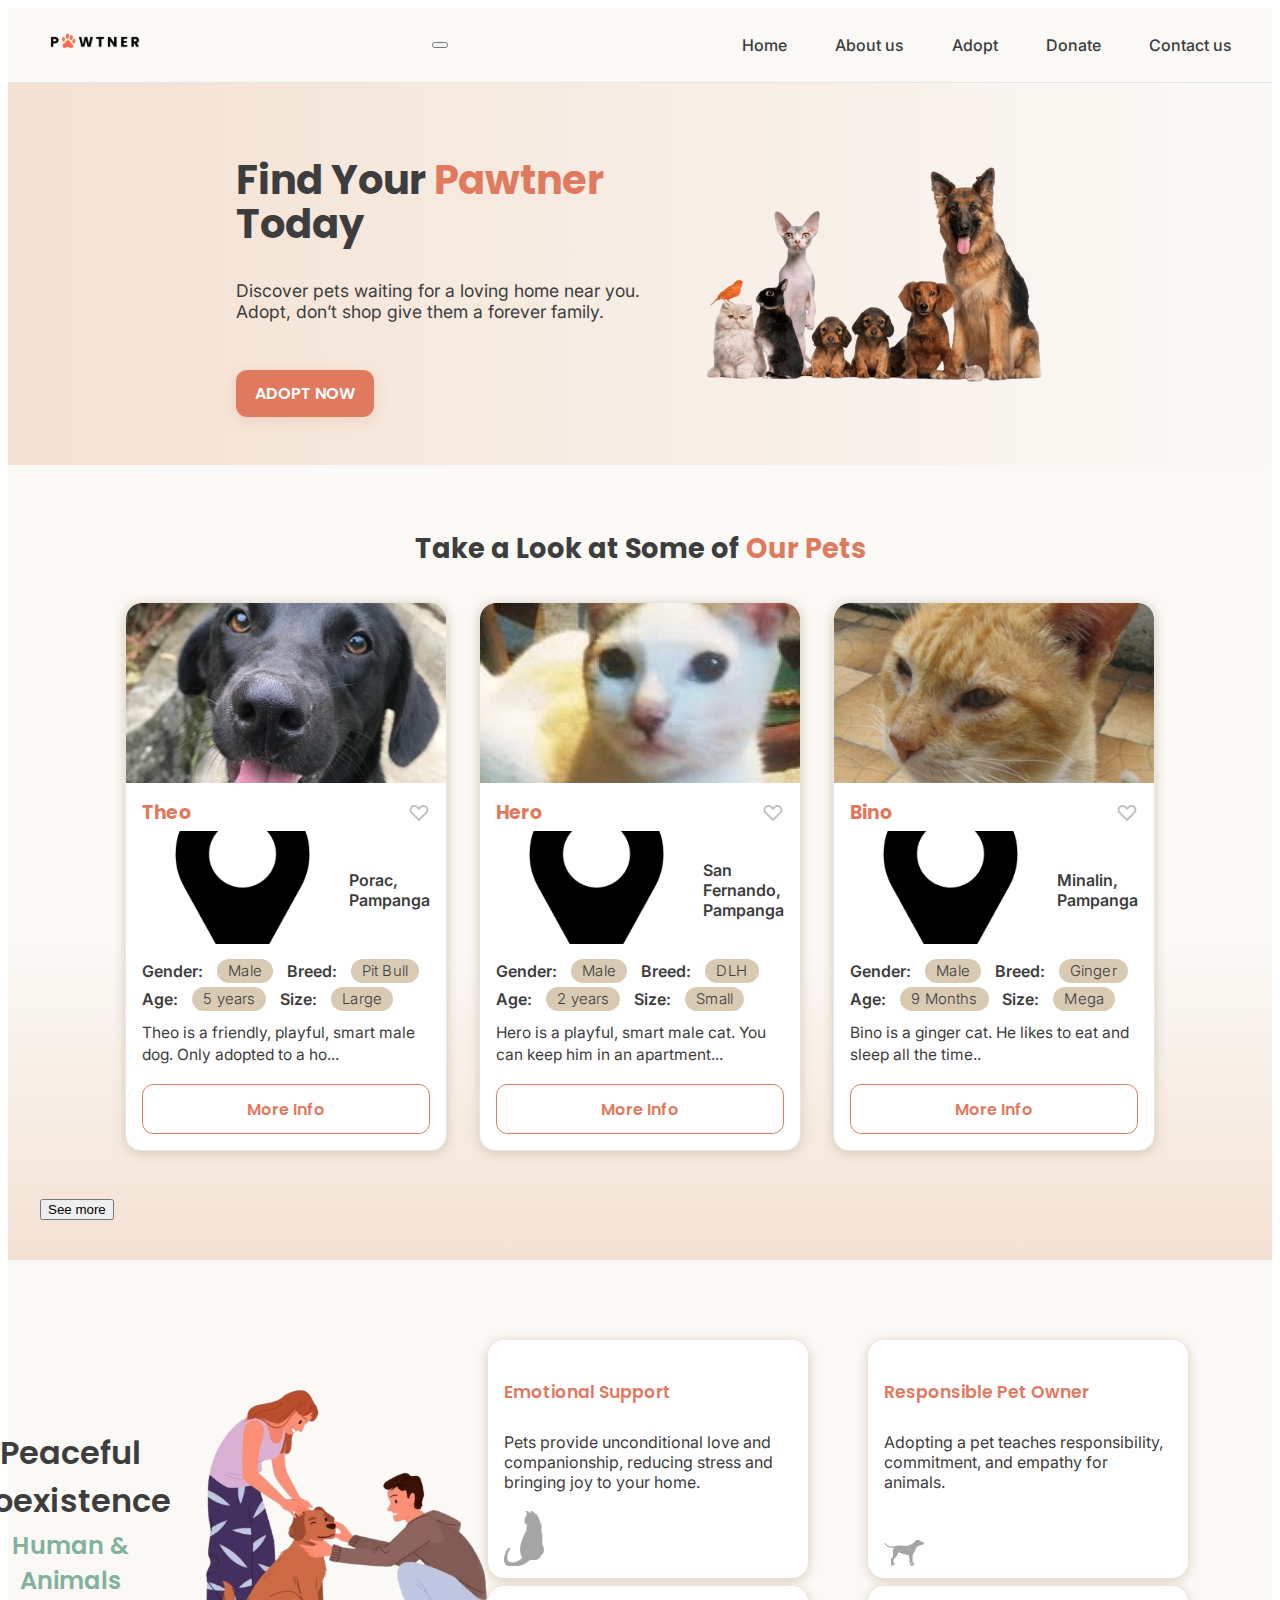
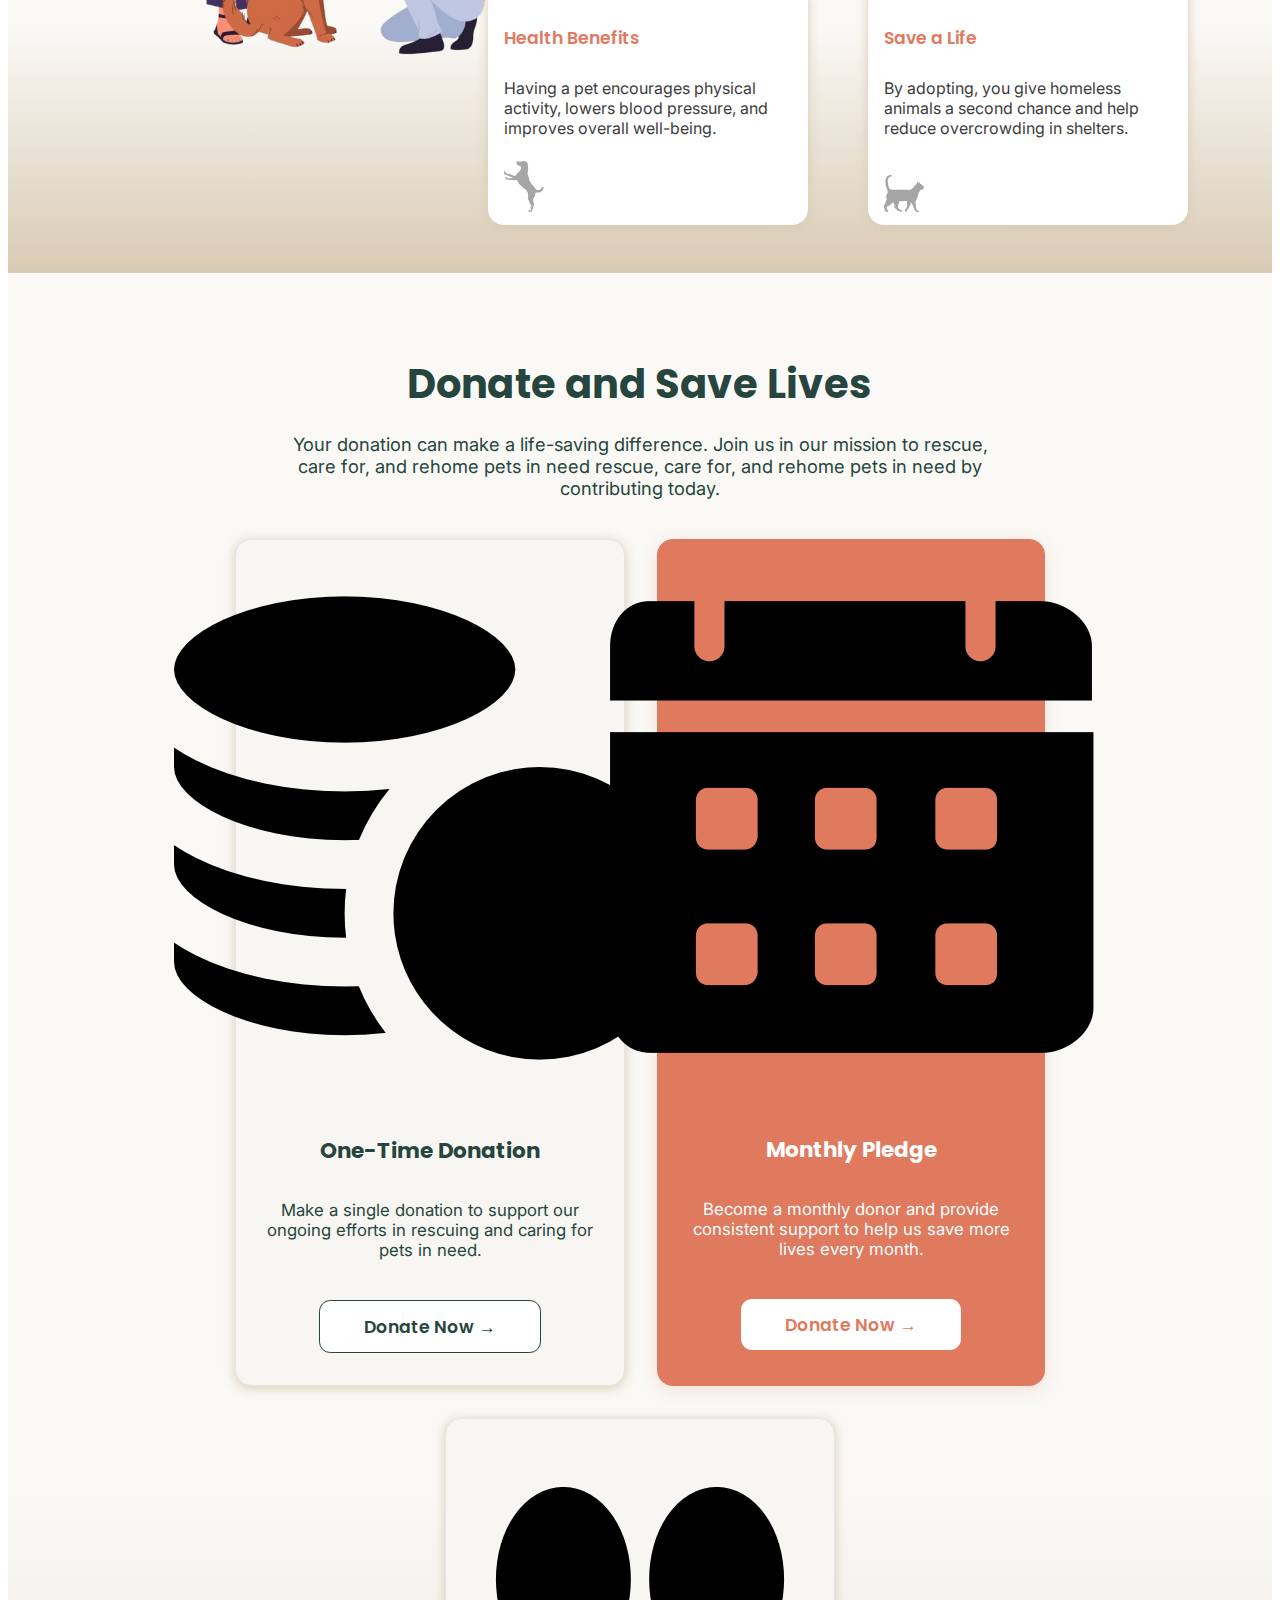
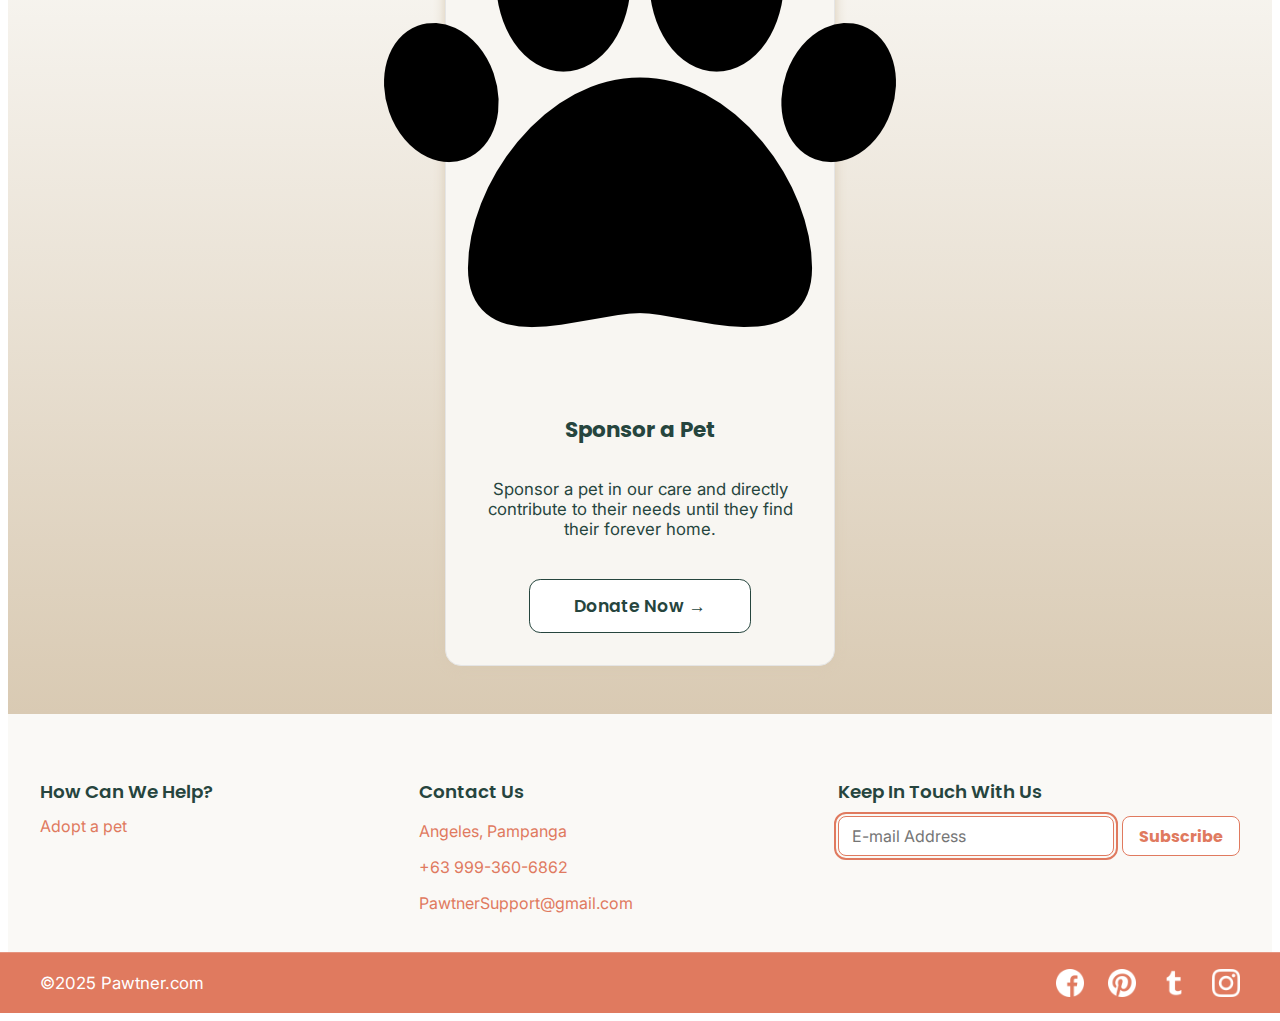
<file: index.html>
<!DOCTYPE html>
<html lang="en">
<head>
  <meta charset="UTF-8">
  <meta name="viewport" content="width=device-width,initial-scale=1.0">
  <title>Pawtner</title>
  <link rel="stylesheet" href="css/styles.css">
</head>
<body>
  <header>
    <nav class="navbar">
      <div class="navbar-logo">
        <img src="img/pawtner_logo.png" alt="Pawtner Logo" />
      </div>
      <button class="navbar-toggle" aria-label="Open menu">
        <span class="bar"></span>
        <span class="bar"></span>
        <span class="bar"></span>
      </button>
      <ul class="navbar-links">
        <li><a href="index.html">Home</a></li>
        <li><a href="about.html">About us</a></li>
        <li><a href="adopt.html">Adopt</a></li>
        <li><a href="donate.html">Donate</a></li>
        <li><a href="contact.html">Contact us</a></li>
      </ul>
    </nav>
  </header>

  <section class="hero">
    <div class="hero-content">
      <h1>
        Find Your <span class="accent">Pawtner</span><br>Today
      </h1>
      <p>
        Discover pets waiting for a loving home near you. Adopt, don’t shop give them a forever family.
      </p>
      <a href="adopt.html" class="btn-accent">ADOPT NOW</a>
    </div>
    <div class="hero-image">
      <img src="img/pets.png" alt="Group of pets">
    </div>
  </section>

  <section class="pets">
    <h2>Take a Look at Some of <span class="accent">Our Pets</span></h2>
    <div class="pet-cards">
      <!-- Example Pet Card -->
      <div class="pet-card">
        <img src="img/Theo.jpg" alt="Theo">
        <div class="pet-info">
          <div class="pet-info-header">
            <h3>Theo</h3>
            <span class="favorite-icon">&#9825;</span>
          </div>
          <div class="location">
            <span class="location-icon">
              <img src="img/icons/pin.png" alt="Location"/>
            </span>
            <span class="location-text">Porac, Pampanga</span>
          </div>
          <div class="pet-info-rows">
            <div class="pet-info-row">
              <span class="pet-info-label">Gender:</span>
              <span class="pet-info-tag">Male</span>
              <span class="pet-info-label">Breed:</span>
              <span class="pet-info-tag">Pit Bull</span>
            </div>
            <div class="pet-info-row">
              <span class="pet-info-label">Age:</span>
              <span class="pet-info-tag">5 years</span>
              <span class="pet-info-label">Size:</span>
              <span class="pet-info-tag">Large</span>
            </div>
          </div>
          <p class="desc">Theo is a friendly, playful, smart male dog. Only adopted to a ho...</p>
          <a href="profile.html" class="btn-info">More Info</a>
        </div>
      </div>

      <div class="pet-card">
        <img src="img/Hero.jpg" alt="Hero">
        <div class="pet-info">
          <div class="pet-info-header">
            <h3>Hero</h3>
            <span class="favorite-icon">&#9825;</span>
          </div>
          <div class="location">
            <span class="location-icon">
              <img src="img/icons/pin.png" alt="Location"/>
            </span>
            <span class="location-text">San Fernando, Pampanga</span>
          </div>
          <div class="pet-info-rows">
            <div class="pet-info-row">
              <span class="pet-info-label">Gender:</span>
              <span class="pet-info-tag">Male</span>
              <span class="pet-info-label">Breed:</span>
              <span class="pet-info-tag">DLH</span>
            </div>
            <div class="pet-info-row">
              <span class="pet-info-label">Age:</span>
              <span class="pet-info-tag">2 years</span>
              <span class="pet-info-label">Size:</span>
              <span class="pet-info-tag">Small</span>
            </div>
          </div>
          <p class="desc">Hero is a playful, smart male cat. You can keep him in an apartment...</p>
          <a href="profile.html" class="btn-info">More Info</a>
        </div>
      </div>

      <div class="pet-card">
        <img src="img/Bino.jpg" alt="Bino">
        <div class="pet-info">
          <div class="pet-info-header">
            <h3>Bino</h3>
            <span class="favorite-icon">&#9825;</span>
          </div>
          <div class="location">
            <span class="location-icon">
              <img src="img/icons/pin.png" alt="Location"/>
            </span>
            <span class="location-text">Minalin, Pampanga</span>
          </div>
          <div class="pet-info-rows">
            <div class="pet-info-row">
              <span class="pet-info-label">Gender:</span>
              <span class="pet-info-tag">Male</span>
              <span class="pet-info-label">Breed:</span>
              <span class="pet-info-tag">Ginger</span>
            </div>
            <div class="pet-info-row">
              <span class="pet-info-label">Age:</span>
              <span class="pet-info-tag">9 Months</span>
              <span class="pet-info-label">Size:</span>
              <span class="pet-info-tag">Mega</span>
            </div>
          </div>
          <p class="desc">Bino is a ginger cat. He likes to eat and sleep all the time..</p>
          <a href="profile.html" class="btn-info">More Info</a>
        </div>
      </div>
    </div>
    <button class="see-more">See more</button>
  </section>

  <section class="coexistence">
    <div class="coexistence-content">
      <div class="coexistence-img-wrap">
        <div class="coexistence-heading-overlay">
          <h2>
            Peaceful Coexistence<br>
            <span class="coexistence-accent">Human & Animals</span>
          </h2>
        </div>
        <img src="img/pet-adopt.png" alt="Human and Pet" class="coexistence-img">
      </div>
      <div class="coexistence-cards">
        <div class="co-card">
          <h4 class="co-card-title">Emotional Support</h4>
          <p>Pets provide unconditional love and companionship, reducing stress and bringing joy to your home.</p>
          <img src="img/icons/cat-icon.png" alt="" class="co-card-icon">
        </div>
        <div class="co-card">
          <h4 class="co-card-title">Responsible Pet Owner</h4>
          <p>Adopting a pet teaches responsibility, commitment, and empathy for animals.</p>
          <img src="img/icons/dog2-icon.png" alt="" class="co-card-icon">
        </div>
        <div class="co-card">
          <h4 class="co-card-title">Health Benefits</h4>
          <p>Having a pet encourages physical activity, lowers blood pressure, and improves overall well-being.</p>
          <img src="img/icons/dog-icon.png" alt="" class="co-card-icon">
        </div>
        <div class="co-card">
          <h4 class="co-card-title">Save a Life</h4>
          <p>By adopting, you give homeless animals a second chance and help reduce overcrowding in shelters.</p>
          <img src="img/icons/cat2-icon.png" alt="" class="co-card-icon">
        </div>
      </div>
    </div>
  </section>

  <section class="donate">
    <h2>Donate and Save Lives</h2>
    <p>Your donation can make a life-saving difference. Join us in our mission to rescue, care for, and rehome pets in need rescue, care for, and rehome pets in need by contributing today.</p>
    <div class="donate-options">
      <div class="donate-card">
        <span class="donate-icon">
          <img src="img/icons/profit.png" alt="Donate Money">
        </span>
        <h3>One-Time Donation</h3>
        <p>Make a single donation to support our ongoing efforts in rescuing and caring for pets in need.</p>
        <a href="donate.html" class="btn-info">Donate Now <span aria-hidden="true">→</span></a>
      </div>
      <div class="donate-card highlight">
        <span class="donate-icon">
          <img src="img/icons/calendar.png" alt="Donate Money">
        </span>
        <h3>Monthly Pledge</h3>
        <p>Become a monthly donor and provide consistent support to help us save more lives every month.</p>
        <a href="donate.html" class="btn-accent">Donate Now <span aria-hidden="true">→</span></a>
      </div>
      <div class="donate-card">
        <span class="donate-icon">
          <img src="img/icons/paw.png" alt="Donate Money">
        </span>
        <h3>Sponsor a Pet</h3>
        <p>Sponsor a pet in our care and directly contribute to their needs until they find their forever home.</p>
        <a href="donate.html" class="btn-info">Donate Now <span aria-hidden="true">→</span></a>
      </div>
    </div>
  </section>

  <footer>
    <div class="footer-content">
      <div>
        <h4>How Can We Help?</h4>
        <a href="application.html">Adopt a pet</a>
      </div>
      <div>
        <h4>Contact Us</h4>
        <p>
          <a href="https://maps.google.com/?q=Angeles,Pampanga" target="_blank" rel="noopener">Angeles, Pampanga</a>
        </p>
        <p>
          <a href="tel:+639993606862">+63 999-360-6862</a>
        </p>
        <p>
          <a href="mailto:PawtnerSupport@gmail.com">PawtnerSupport@gmail.com</a>
        </p>
      </div>
      <div>
        <h4>Keep In Touch With Us</h4>
        <form>
          <input type="email" placeholder="E-mail Address">
          <button type="submit">Subscribe</button>
        </form>
      </div>
    </div>
    <div class="footer-bottom">
      <span>©2025 Pawtner.com</span>
      <div class="social-icons">
        <a href="#"><img src="img/icons/facebook.png" alt="Facebook"></a>
        <a href="#"><img src="img/icons/pinterest-logo.png" alt="Pinterest"></a>
        <a href="#"><img src="img/icons/tumblr.png" alt="Tumblr"></a>
        <a href="#"><img src="img/icons/instagram.png" alt="Instagram"></a>
      </div>
    </div>
  </footer>
  <script src="js/main.js"></script>
</body>
</html>
</file>
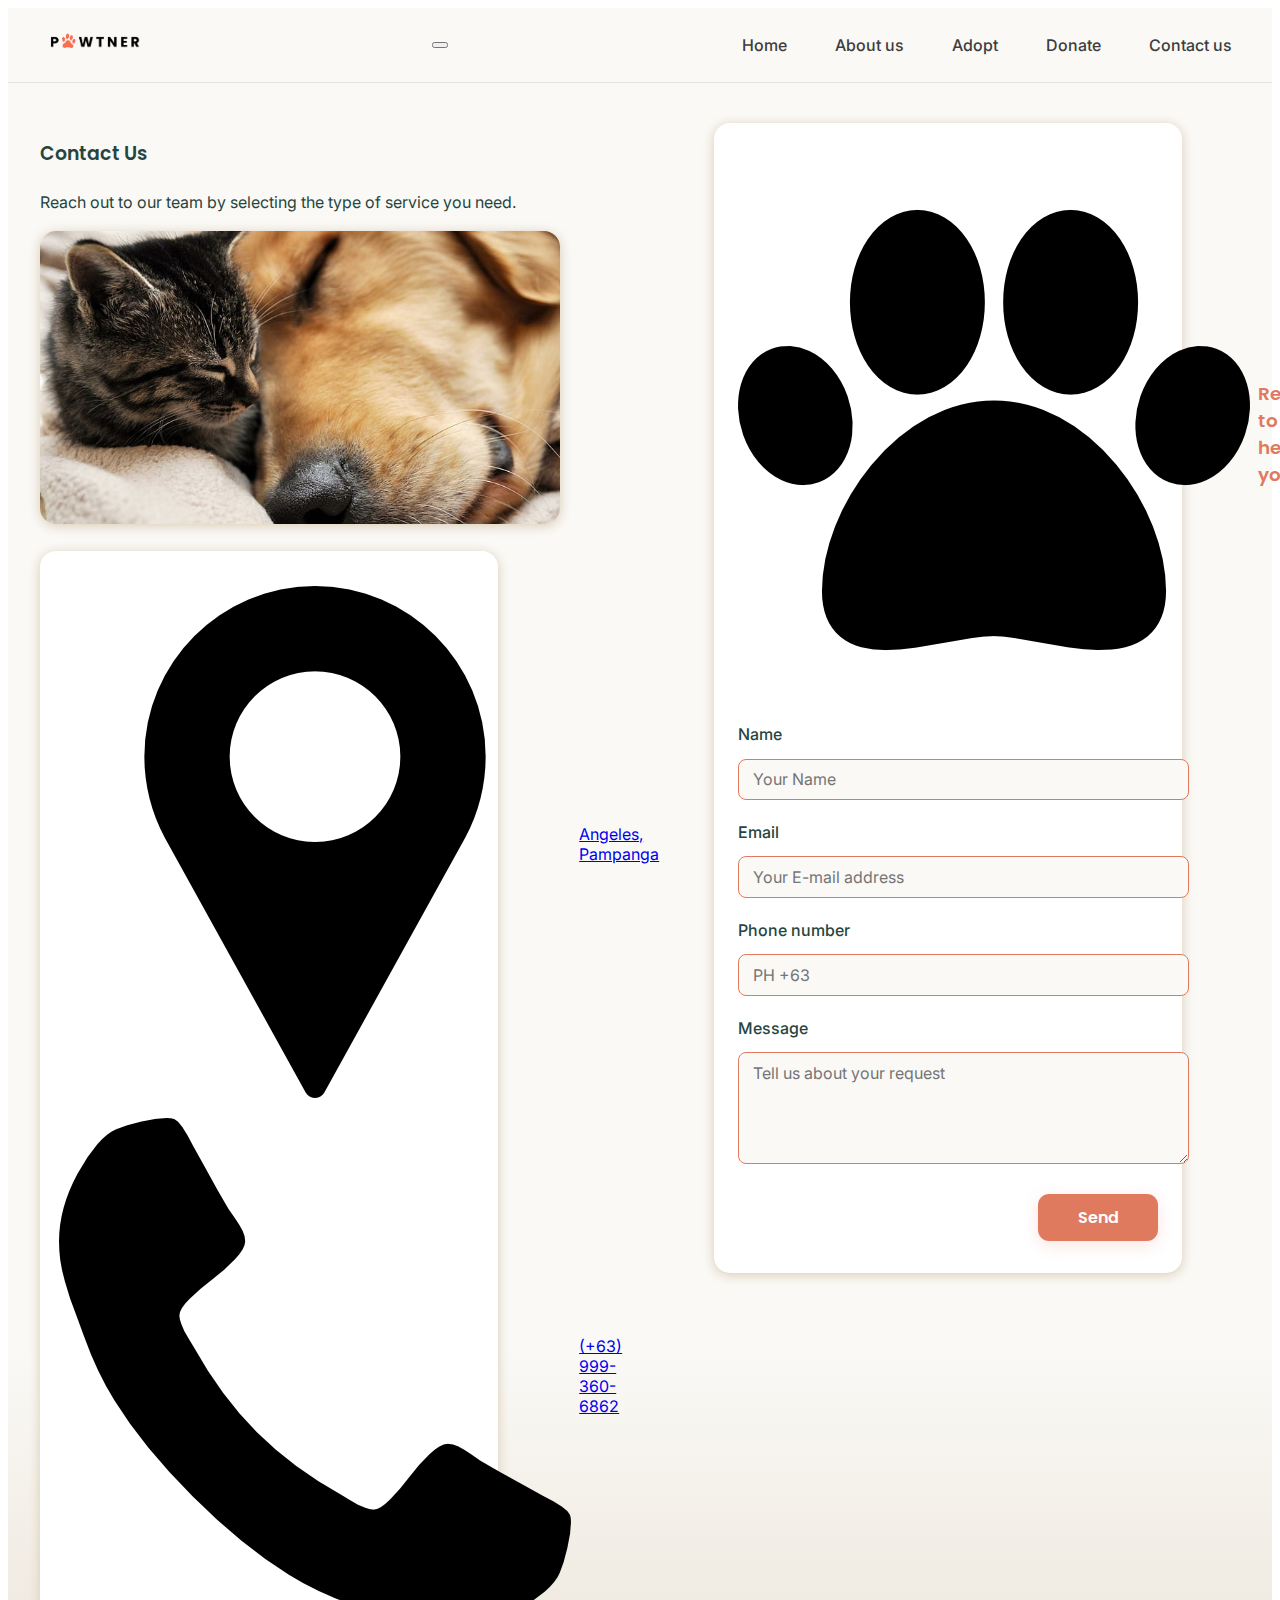
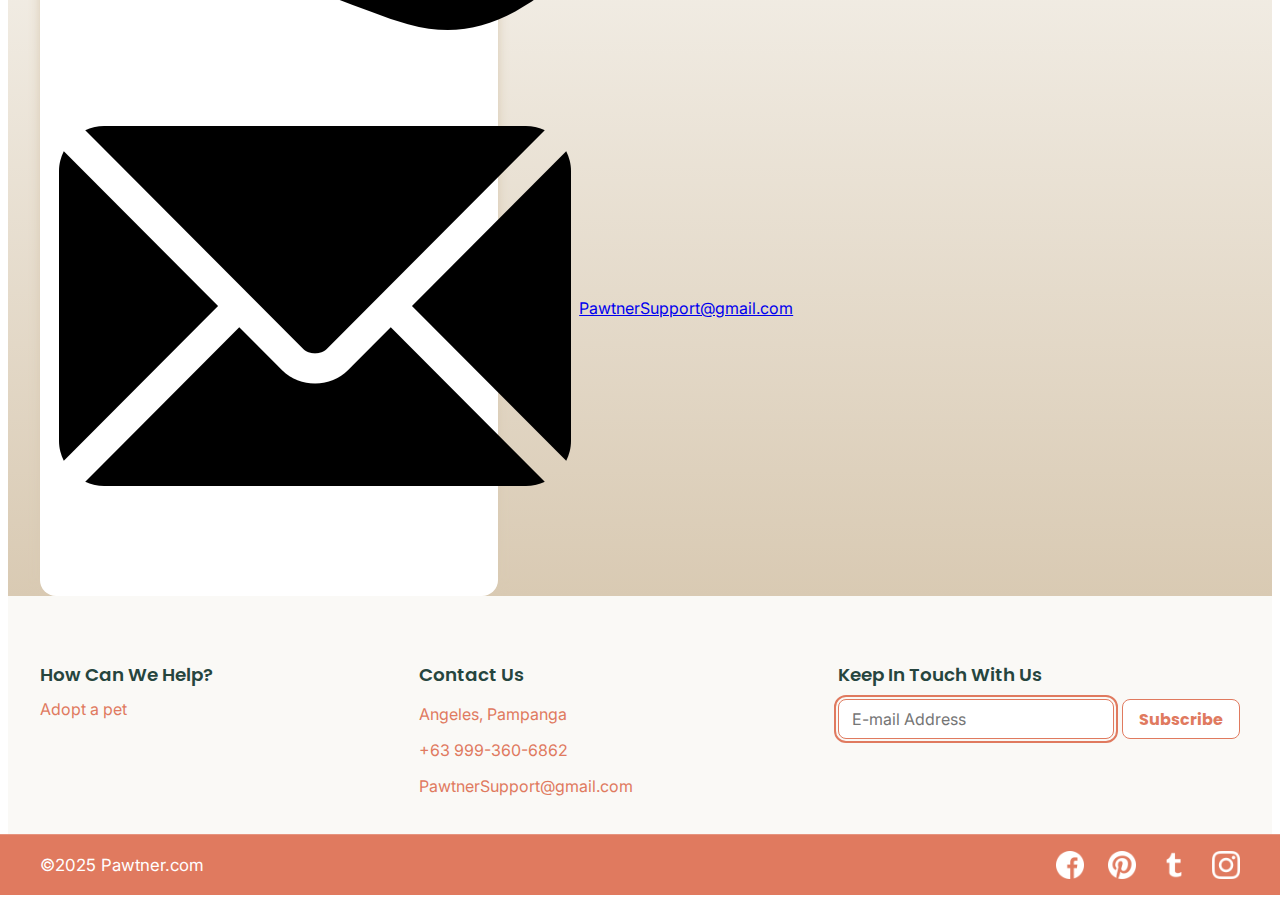
<file: contact.html>
<!DOCTYPE html>
<html lang="en">
<head>
  <meta charset="UTF-8" />
  <meta name="viewport" content="width=device-width,initial-scale=1.0" />
  <title>Contact | Pawtner</title>
  <link rel="stylesheet" href="css/styles.css" />
</head>
<body>
  <!-- Navbar -->
  <header>
        <nav class="navbar">
          <div class="navbar-logo">
            <img src="img/pawtner_logo.png" alt="Pawtner Logo" />
          </div>
          <button class="navbar-toggle" aria-label="Open menu">
            <span class="bar"></span>
            <span class="bar"></span>
            <span class="bar"></span>
          </button>
          <ul class="navbar-links">
            <li><a href="index.html">Home</a></li>
            <li><a href="about.html">About us</a></li>
            <li><a href="adopt.html">Adopt</a></li>
            <li><a href="donate.html">Donate</a></li>
            <li><a href="contact.html">Contact us</a></li>
          </ul>
        </nav>
  </header>

  <main class="contact-main">
    <section class="contact-section">
      <!-- Left side: image and contact info -->
      <div class="contact-info">
        <h2 class="contact-title">Contact Us</h2>
        <p class="contact-desc">
          Reach out to our team by selecting the type of service you need.
        </p>
        <img src="img/cat-dog.jpg" alt="Dog and Cat" class="contact-img" />
        <div class="contact-card">
          <p><span class="contact-icon"><img src="img/icons/pin.png" alt="location"/></span> <a href="https://maps.google.com/?q=Angeles,Pampanga" target="_blank" rel="noopener">Angeles, Pampanga</a></p>
          <p><span class="contact-icon"><img src="img/icons/telephone.png" alt="number"/></span> <a href="tel:+639993606862">(+63) 999-360-6862</a></p>
          <p><span class="contact-icon"><img src="img/icons/email.png" alt="email"/></span> <a href="mailto:PawtnerSupport@gmail.com">PawtnerSupport@gmail.com</a></p>
        </div>
      </div>
      <!-- Right side: contact form -->
      <div class="contact-form-wrap">
        <form class="contact-form">
          <h3 class="contact-form-title">
            <span class="contact-form-icon"><img src="img/icons/paw.png"/></span> Ready to help you
          </h3>
          <label for="name">Name</label>
          <input type="text" id="name" name="name" placeholder="Your Name" />
          <label for="email">Email</label>
          <input type="email" id="email" name="email" placeholder="Your E-mail address" />
            <label for="phone">Phone number</label>
            <input type="text" id="phone" name="phone" placeholder="PH +63" />
            <!-- Add more country codes as needed -->
          </select>
          <label for="message">Message</label>
          <textarea id="message" name="message" rows="4" placeholder="Tell us about your request"></textarea>
          <button type="submit" class="btn-accent">Send</button>
        </form>
      </div>
    </section>
  </main>

  <!-- Footer -->
  <footer>
    <div class="footer-content">
      <div>
        <h4>How Can We Help?</h4>
        <a href="#">Adopt a pet</a>
      </div>
      <div>
        <h4>Contact Us</h4>
        <p><a href="https://maps.google.com/?q=Angeles,Pampanga" target="_blank" rel="noopener">Angeles, Pampanga</a></p>
        <p><a href="tel:+639993606862">+63 999-360-6862</a></p>
        <p><a href="mailto:PawtnerSupport@gmail.com">PawtnerSupport@gmail.com</a></p>
      </div>
      <div>
        <h4>Keep In Touch With Us</h4>
        <form>
          <input type="email" placeholder="E-mail Address">
          <button type="submit">Subscribe</button>
        </form>
      </div>
    </div>
    <div class="footer-bottom">
      <span>©2025 Pawtner.com</span>
      <div class="social-icons">
        <a href="#"><img src="img/icons/facebook.png" alt="Facebook"></a>
        <a href="#"><img src="img/icons/pinterest-logo.png" alt="Pinterest"></a>
        <a href="#"><img src="img/icons/tumblr.png" alt="Tumblr"></a>
        <a href="#"><img src="img/icons/instagram.png" alt="Instagram"></a>
      </div>
    </div>
  </footer>
  <script src="js/main.js"></script>

</body>
</html>
</file>
<file: css/styles.css>
@import url('https://fonts.googleapis.com/css2?family=Inter:wght@400;500;700&family=Poppins:wght@600;700&display=swap');


/* Hero Section Styles */
.hero {
  display: flex;
  align-items: center;
  justify-content: center;
  gap: 3rem;
  padding: 3rem 2rem;
  background: linear-gradient(90deg, #F4E1D2 0%, #FAF9F6 100%);
}

.hero-content {
  max-width: 420px;
  display: flex;
  flex-direction: column;
  align-items: flex-start;
  text-align: left;
}

.hero h1 {
  font-family: 'Poppins', Arial, sans-serif;
  font-size: 2.5rem;
  color: #3D3D3D;
  margin-bottom: 1rem;
  line-height: 1.1;
}

.hero .accent {
  color: #E07A5F;
  font-weight: 700;
}

.hero p {
  font-family: 'Inter', Arial, sans-serif;
  color: #3D3D3D;
  font-size: 1.1rem;
  margin-bottom: 2rem;
}

.btn-accent {
  background: #E07A5F;
  color: #fff;
  padding: 0.8rem 2rem;
  border-radius: 2rem;
  text-decoration: none;
  font-weight: 600;
  font-family: 'Poppins', Arial, sans-serif;
  font-size: 1rem;
  border: none;
  box-shadow: 0 4px 16px #E07A5F33;
  transition: background 0.2s;
  display: inline-block;
  cursor: pointer;
}

.btn-accent:hover {
  background: #D3684E;
}

.hero-image {
  display: flex;
  align-items: center;
  justify-content: center;
}

.hero-image img {
  max-width: 340px;
  width: 100%;
  height: auto;
}

.navbar {
  display: flex;
  align-items: center;
  justify-content: space-between;
  padding: 1.2rem 2rem;
  background: #FAF9F6;
  border-bottom: 1px solid #E5E5E5;
}

.navbar-logo img {
  height: 32px;
}

.navbar-links {
  list-style: none;
  display: flex;
  gap: 2rem;
  margin: 0;
  padding: 0;
}

.navbar-links li {
  display: inline-block;
}

.navbar-links a {
  font-family: 'Inter', Arial, sans-serif;
  font-size: 1rem;
  color: #3D3D3D;
  text-decoration: none;
  font-weight: 500;
  transition: color 0.2s;
  padding: 0.2rem 0.5rem;
  border-radius: 0.5rem;
}

/* --- Pets Section Styles --- */
.pets {
  background: linear-gradient(180deg, #FAF9F6 60%, #F4E1D2 100%);
  padding: 2.5rem 2rem;
  text-align: center;
}

.pets h2 {
  font-family: 'Poppins', Arial, sans-serif;
  font-size: 1.7rem;
  color: #3D3D3D;
  margin-bottom: 2rem;
}

.pets .accent {
  color: #E07A5F;
}

.pet-cards {
  display: flex;
  gap: 2rem;
  justify-content: center;
  flex-wrap: wrap;
  margin-bottom: 2rem;
}

.pet-card {
  background: #fff;
  border-radius: 1rem;
  box-shadow: 0 2px 12px #D9CAB3;
  width: min(100%, 320px);
  overflow: hidden;
  text-align: left;
  display: flex;
  flex-direction: column;
  border: 1px solid #E5E5E5;
  transition: box-shadow 0.2s;
  margin-bottom: 1rem;
  min-width: 260px;
  position: relative;
}

.pet-card img {
  width: 100%;
  aspect-ratio: 16/9;
  object-fit: cover;
  border-top-left-radius: 1rem;
  border-top-right-radius: 1rem;
}

.pet-info {
  padding: 1.1rem 1rem 1rem 1rem;
  font-family: 'Inter', Arial, sans-serif;
  color: #3D3D3D;
  font-size: 0.95rem;
  position: relative;
  box-sizing: border-box;
  width: 100%;
}

.pet-info-header {
  display: flex;
  align-items: center;
  justify-content: space-between;
  margin-bottom: 0.3rem;
}

.pet-info h3 {
  font-family: 'Poppins', Arial, sans-serif;
  color: #E07A5F;
  font-size: 1.18rem;
  font-weight: 700;
  margin: 0;
  padding: 0;
  line-height: 1.2;
  letter-spacing: 0.01em;
}

.pet-info .favorite-icon {
  font-size: 1.35rem;
  color: #BDBDBD;
  margin-left: 0.5rem;
  cursor: pointer;
}

.location {
  display: flex;
  align-items: center;
  font-weight: 600;
  margin-bottom: 0.7rem;
  font-size: 1rem;
}

.location-icon {
  color: #81B29A;
  margin-right: 0.4rem;
  font-size: 1.1rem;
}

.location-text {
  color: #3D3D3D;
  font-family: 'Inter', Arial, sans-serif;
  font-weight: 600;
}

.pet-info-rows {
  display: flex;
  flex-direction: column;
  gap: 0.25rem;
  margin-bottom: 0.7rem;
}

.pet-info-row {
  display: flex;
  align-items: center;
  justify-content: flex-start;
  gap: 0.7rem; /* wider gap for two columns */
  margin-bottom: 0;
  flex-wrap: nowrap;
}

.pet-info-label {
  font-size: 1rem;
  font-weight: 600;
  flex-shrink: 0;
  margin-right: 0.18rem;
}

.pet-info-tag {
  background: #D9CAB3;
  color: #3D3D3D;
  border-radius: 0.8rem;
  padding: 0.18rem 0.7rem;
  font-size: 0.93rem;
  font-weight: 300;
  display: inline-block;
  min-width: 54px;
  text-align: center;
  letter-spacing: 0.01em;
  box-sizing: border-box;
  white-space: nowrap;
  flex-shrink: 0;
  margin-right: 0.15rem;
}

.pet-info .desc {
  margin: 0.7rem 0 1.1rem 0;
  font-size: 0.97rem;
  line-height: 1.45;
  word-break: break-word;
}

.btn-info {
  background: #fff;
  color: #E07A5F;
  border: 1.5px solid #E07A5F;
  padding: 0.7rem 0;
  border-radius: 0.7rem;
  text-decoration: none;
  font-weight: 600;
  font-family: 'Poppins', Arial, sans-serif;
  font-size: 1.07rem;
  margin-top: 0.5rem;
  display: block;
  text-align: center;
  transition: background 0.2s, color 0.2s, border-color 0.2s;
}

.btn-info:hover {
  background: #E07A5F;
  color: #fff;
  border-color: #D3684E;
}

/* Coexistence Section - Home Styles */

.coexistence {
  background: linear-gradient(180deg, #FAF9F6 60%, #D9CAB3 100%);
  padding: 3rem 2rem 3rem 2rem;
  text-align: center;
}

.coexistence h2 {
  font-family: 'Poppins', Arial, sans-serif;
  font-size: 2rem;
  color: #3D3D3D;
  margin-bottom: 1.2rem;
  font-weight: 600;
}

.coexistence-accent {
  color: #81B29A;
  font-family: 'Poppins', Arial, sans-serif;
  font-size: 1.5rem;
  font-weight: 600;
  display: block;
  margin-top: 0.2rem;
}

.coexistence-content {
  display: flex;
  align-items: flex-start;
  justify-content: center;
  gap: 3rem;
  margin-top: 2rem;
  flex-wrap: nowrap;
}

.coexistence-img-wrap {
  flex: 0 0 400px;
  display: flex;
  justify-content: center;
  align-items: center;
}

.coexistence-img {
  max-width: 340px;
  width: 100%;
  height: auto;
}

.coexistence-cards {
  display: grid;
  grid-template-columns: 1fr 1fr;
  grid-template-rows: 1fr 1fr;
  gap: 0.5rem 0.5rem; /* much smaller gap between cards */
  margin-top: 0;
  justify-items: stretch;
  align-items: stretch;
  flex: 1 1 480px;
}

.co-card {
  background: #fff;
  border-radius: 1rem;
  box-shadow: 0 2px 12px #D9CAB3;
  padding: 1rem 1rem 0.8rem 1rem; /* tighter padding */
  text-align: left;
  min-width: 0;
  max-width: 320px;
  width: 100%;
  height: 100%;
  position: relative;
  display: flex;
  flex-direction: column;
  justify-content: flex-start;
  box-sizing: border-box;
  word-break: break-word;
}

.co-card-title {
  color: #E07A5F;
  font-family: 'Poppins', Arial, sans-serif;
  font-size: 1.08rem;
  font-weight: 600;
  margin-bottom: 0.7rem; /* more space below title */
}

.co-card p {
  font-family: 'Inter', Arial, sans-serif;
  color: #3D3D3D;
  font-size: 1rem;
  margin-bottom: 1.2rem; /* more space above icon */
  flex: 1 1 auto;
  word-break: break-word;
  display: block;
}

.co-card-icon {
  margin-top: 0;
  width: 40px;
  height: auto;
  opacity: 0.7;
  align-self: flex-start;
}

.donate {
  background: linear-gradient(180deg, #FAF9F6 60%, #D9CAB3 100%);
  padding: 3rem 2rem 3rem 2rem;
  text-align: center;
}

.donate h2 {
  font-family: 'Poppins', Arial, sans-serif;
  font-size: 2.5rem;
  color: #26453E;
  font-weight: 700;
  margin-bottom: 1.2rem;
  letter-spacing: 0.01em;
}

.donate p {
  font-family: 'Inter', Arial, sans-serif;
  color: #26453E;
  font-size: 1.15rem;
  margin-bottom: 2.5rem;
  max-width: 700px;
  margin-left: auto;
  margin-right: auto;
}

.donate-options {
  display: flex;
  gap: 2rem;
  justify-content: center;
  flex-wrap: wrap;
  margin-top: 2rem;
}

.donate-card {
  background: #F8F6F2;
  border-radius: 1rem;
  box-shadow: 0 2px 12px #D9CAB3;
  padding: 2rem 1.5rem 2rem 1.5rem;
  min-width: 260px;
  max-width: 340px;
  width: 100%;
  text-align: center;
  border: 1px solid #E5E5E5;
  display: flex;
  flex-direction: column;
  align-items: center;
  justify-content: flex-start;
  transition: box-shadow 0.2s;
}

.donate-card.highlight {
  background: #E07A5F;
  color: #fff;
  box-shadow: 0 4px 16px #E07A5F33;
  border: none;
}

.donate-card h3 {
  font-family: 'Poppins', Arial, sans-serif;
  font-size: 1.35rem;
  font-weight: 700;
  margin-bottom: 1rem;
  color: #26453E;
}

.donate-card.highlight h3 {
  color: #fff;
}

.donate-card p {
  font-family: 'Inter', Arial, sans-serif;
  color: #26453E;
  font-size: 1.05rem;
  margin-bottom: 2rem;
}

.donate-card.highlight p {
  color: #fff;
}

.donate-card .donate-icon {
  font-size: 2.2rem;
  margin-bottom: 1.2rem;
  color: #26453E;
}

.donate-card.highlight .donate-icon {
  color: #fff;
}

.donate-card .btn-info,
.donate-card .btn-accent {
  margin-top: 0.5rem;
  width: 90%;
  max-width: 220px;
  font-size: 1.08rem;
  padding: 0.8rem 0;
  border-radius: 0.7rem;
  box-shadow: none;
}

.donate-card .btn-info {
  background: #fff;
  color: #26453E;
  border: 1.5px solid #26453E;
  font-family: 'Poppins', Arial, sans-serif;
  font-weight: 600;
  transition: background 0.2s, color 0.2s, border-color 0.2s;
}

.donate-card .btn-info:hover {
  background: #26453E;
  color: #fff;
  border-color: #26453E;
}

.donate-card .btn-accent {
  background: #fff;
  color: #E07A5F;
  border: none;
  font-family: 'Poppins', Arial, sans-serif;
  font-weight: 600;
  transition: background 0.2s, color 0.2s;
}

.donate-card .btn-accent:hover {
  background: #D3684E;
  color: #fff;
}

/* Adopt Page */
.adopt-main {
  background: linear-gradient(90deg, #F4E1D2 0%, #FAF9F6 100%);
  min-height: 100vh;
  padding-bottom: 0;
}

.adopt-container {
  display: flex;
  gap: 2rem;
  max-width: 1400px;
  margin: 0 auto;
  padding: 2rem 1rem 0 1rem;
}

.adopt-sidebar {
  background: #fff;
  border-radius: 1rem;
  box-shadow: 0 2px 12px #D9CAB3;
  padding: 1.5rem 1rem;
  min-width: 220px;
  max-width: 260px;
  width: 100%;
  margin-bottom: 2rem;
  height: fit-content;
}

.adopt-main .pet-cards {
  grid-template-columns: repeat(3, 1fr);
  gap: 1rem 1rem;
}

.adopt-main .pet-card {
  max-width: 315px;
  min-width: 0;
  width: 100%;
  margin-bottom: 0;
  font-size: 0.93rem;
}

.adopt-filters {
  display: flex;
  flex-direction: column;
  gap: 1.2rem;
}

.filter-group {
  margin-bottom: 1.2rem;
}

.filter-group label {
  font-family: 'Poppins', Arial, sans-serif;
  font-size: 1rem;
  color: #26453E;
  font-weight: 600;
  margin-bottom: 0.3rem;
  display: block;
}

.filter-group select {
  width: 100%;
  padding: 0.5rem;
  border-radius: 0.5rem;
  border: 1px solid #E07A5F;
  font-family: 'Inter', Arial, sans-serif;
  font-size: 1rem;
  margin-top: 0.2rem;
  background: #fff;
}

.color-options {
  display: flex;
  flex-direction: column;
  gap: 0.3rem;
  margin-top: 0.2rem;
}

.color-options label {
  display: flex;
  align-items: center;
  font-family: 'Inter', Arial, sans-serif;
  font-size: 1rem;
  color: #3D3D3D;
  margin-bottom: 0.1rem;
  cursor: pointer;
}

.custom-dropdown {
  position: relative;
  width: 100%;
  cursor: pointer;
  user-select: none;
}

.dropdown-selected {
  padding: 0.5rem;
  border-radius: 0.5rem;
  border: 1px solid #E07A5F;
  background: #fff;
  font-family: 'Inter', Arial, sans-serif;
  font-size: 1rem;
}

.dropdown-list {
  display: none;
  position: absolute;
  top: 110%;
  left: 0;
  width: 100%;
  background: #fff;
  border-radius: 0.5rem;
  box-shadow: 0 2px 12px #D9CAB3;
  z-index: 10;
  border: 1px solid #E07A5F;
}

.custom-dropdown.open .dropdown-list {
  display: block;
}

.dropdown-item {
  padding: 0.5rem;
  display: flex;
  align-items: center;
  font-family: 'Inter', Arial, sans-serif;
  font-size: 1rem;
  cursor: pointer;
}

.dropdown-item:hover {
  background: #F8F6F2;
}

.color-dot {
  display: inline-block;
  width: 16px;
  height: 16px;
  border-radius: 50%;
  margin-right: 0.5rem;
  border: 1px solid #ccc;
}

.color-dot.golden { background: #E5C99A; }
.color-dot.brown { background: #7C4A1E; }
.color-dot.gray { background: #B0B0B0; }
.color-dot.black { background: #222; }
.color-dot.red { background: #D94F4F; }
.color-dot.bicolor { background: linear-gradient(90deg, #E5C99A 50%, #222 50%); }
.color-dot.brindle { background: repeating-linear-gradient(45deg, #E5C99A, #7C4A1E 10px); }

.btn-accent {
  background: #E07A5F;
  color: #fff;
  padding: 0.7rem 1.2rem;
  border-radius: 0.7rem;
  text-decoration: none;
  font-weight: 600;
  font-family: 'Poppins', Arial, sans-serif;
  font-size: 1rem;
  border: none;
  box-shadow: 0 4px 16px #E07A5F33;
  transition: background 0.2s;
  cursor: pointer;
  margin-top: 1rem;
}

.btn-accent:hover {
  background: #D3684E;
}

.adopt-pet-cards {
  flex: 1 1 0;
  display: flex;
  flex-direction: column;
  align-items: center; /* Center children horizontally */
}

/* Pagination Styles */
.pagination {
  display: flex;
  gap: 0.5rem;
  justify-content: center;
  margin-bottom: 2rem;
  margin-top: 0.5rem;
  align-self: center; /* Ensure pagination is centered in adopt-pet-cards */
}

.page-btn {
  background: #fff;
  color: #E07A5F;
  border: 1px solid #E07A5F;
  border-radius: 0.4rem;
  padding: 0.5rem 1rem;
  font-family: 'Poppins', Arial, sans-serif;
  font-size: 1rem;
  cursor: pointer;
  transition: background 0.2s, color 0.2s;
}

.page-btn.active,
.page-btn:hover {
  background: #E07A5F;
  color: #fff;
  border-color: #E07A5F;
}

/* Footer Styles */
footer {
  background: #FAF9F6;
  padding: 2.5rem 2rem 0 2rem;
  position: relative;
  min-height: 1px;
}

.footer-content {
  display: flex;
  justify-content: space-between;
  align-items: flex-start;
  gap: 2rem;
  margin-bottom: 0;
  flex-wrap: wrap;
}

.footer-content h4 {
  font-family: 'Poppins', Arial, sans-serif;
  color: #26453E;
  margin-bottom: 0.7rem;
  font-size: 1.15rem;
  font-weight: 600;
}

.footer-content a,
.footer-content p {
  color: #E07A5F;
  font-family: 'Inter', Arial, sans-serif;
  font-size: 1rem;
  text-decoration: none;
  margin-bottom: 0.4rem;
  display: block;
}

.footer-content form {
  display: flex;
  gap: 0.5rem;
  margin-top: 0.7rem;
}

.footer-content input[type="email"] {
  padding: 0.4rem 0.8rem;
  border-radius: 0.5rem;
  border: 1px solid #E07A5F;
  font-family: 'Inter', Arial, sans-serif;
  font-size: 1rem;
}

.footer-content button {
  background: #fff;
  color: #E07A5F;
  border: 1px solid #E07A5F;
  border-radius: 0.5rem;
  padding: 0.4rem 1rem;
  font-weight: bold;
  cursor: pointer;
  font-family: 'Poppins', Arial, sans-serif;
  font-size: 1rem;
  transition: background 0.2s, color 0.2s;
}

.footer-content button:hover {
  background: #E07A5F;
  color: #fff;
}

.footer-bottom {
  background: #E07A5F;
  color: #fff;
  display: flex;
  justify-content: space-between;
  align-items: center;
  border-top: 1px solid #fff3;
  padding: 1rem 2.5rem;
  font-size: 1.05rem;
  margin-top: 2rem;
  width: 100vw;           /* Fill entire viewport width */
  left: 50%;
  right: 50%;
  transform: translateX(-50%);
  position: relative;
  box-sizing: border-box;
  z-index: 100;
}

.footer-bottom span {
  font-family: 'Inter', Arial, sans-serif;
  margin-right: auto;
}

.social-icons {
  display: flex;
  align-items: center;
  gap: 1.5rem;
  margin-left: 0;
}

.social-icons a img {
  height: 28px;
  width: 28px;
  vertical-align: middle;
  filter: brightness(0) invert(1);
  transition: filter 0.2s;
}

.social-icons a img:hover {
  filter: brightness(0.8) invert(0.8);
}

/* About Styles */
/* About page specific styles - add after your existing rules */

/* Page container */
.about-main {
  background: linear-gradient(180deg, #FAF9F6 60%, #D9CAB3 100%);
  padding: 2.5rem 1rem 4rem;
  color: #26453E;
  -webkit-font-smoothing:antialiased;
  -moz-osx-font-smoothing:grayscale;
}

/* Centered narrow content column that matches screenshot */
.about-section.container {
  max-width: 920px;
  margin: 0 auto;
  display: flex;
  flex-direction: column;
  gap: 1.75rem;
  padding: 0 1rem;
}

/* Generic white card block used for mission, family, pawtners */
.about-block {
  background: #fff;
  border-radius: 12px;
  box-shadow: 0 6px 20px rgba(18,18,18,0.06);
  overflow: hidden;
  position: relative;
}

/* Image style used in each block */
.about-img {
  display: block;
  width: 100%;
  height: 320px;
  object-fit: cover;
  object-position: center;
  border-top-left-radius: 12px;
  border-top-right-radius: 12px;
}

/* Body area beneath image */
.about-body {
  padding: 0.9rem 1.2rem 1.4rem;
  text-align: center;
}

/* Small centered pill used for mission caption (overlay) */
.about-block.mission .about-body {
  margin-top: -28px; /* overlap the image */
  background: transparent;
  padding: 0 1.2rem 1.2rem;
}
.about-block.mission .about-subtitle {
  display: inline-block;
  background: #fff;
  padding: 0.45rem 1.1rem;
  border-radius: 999px;
  box-shadow: 0 6px 18px rgba(0,0,0,0.06);
  font-family: 'Poppins', Arial, sans-serif;
  font-size: 0.95rem;
  color: #26453E;
  font-weight: 600;
  margin-bottom: 0.6rem;
}

/* What we do block - green background card */
.about-block.what-we-do {
  background: #E5E9DA; /* pale green */
  padding: 1.2rem 1.2rem;
  border-radius: 12px;
  box-shadow: none;
  text-align: center;
}
.about-block.what-we-do .about-subtitle {
  font-family: 'Poppins', Arial, sans-serif;
  font-size: 1rem;
  font-weight: 600;
  color: #26453E;
  margin-bottom: 0.75rem;
}
.about-block.what-we-do .about-text {
  color: #26453E;
  font-family: 'Inter', Arial, sans-serif;
  font-size: 0.98rem;
  line-height: 1.6;
  margin: 0.5rem 0;
  max-width: 820px;
  margin-left: auto;
  margin-right: auto;
  text-align: center;
}

/* Family block subtitle and paragraph */
.about-block.family .about-subtitle,
.about-block.pawtners .about-subtitle {
  font-family: 'Poppins', Arial, sans-serif;
  font-size: 1.05rem;
  font-weight: 700;
  color: #26453E;
  margin-top: 0.8rem;
  margin-bottom: 0.4rem;
}
.about-block.family .about-text {
  color: #3D3D3D;
  font-family: 'Inter', Arial, sans-serif;
  font-size: 0.98rem;
  line-height: 1.55;
  margin: 0 0 1rem;
}

/* Pawtners hero subtitle with accent */
.about-block.pawtners .about-subtitle.accent {
  color: #E07A5F;
  font-size: 1.05rem;
  font-weight: 700;
  margin: 1rem 0;
}

/* Small caption box below family image—matching screenshot "Building happy families..." */
.about-block.family + .about-block, /* if used as separate card */
.about-block.family .about-body .small-caption {
  display: none;
}

/* Text styles shared */
.about-subtitle {
  font-family: 'Poppins', Arial, sans-serif;
  font-size: 0.98rem;
  font-weight: 600;
  color: #26453E;
}
.about-text {
  font-family: 'Inter', Arial, sans-serif;
  font-size: 0.98rem;
  color: #3D3D3D;
  line-height: 1.6;
}

/* Vertical spacing between blocks */
.about-block + .about-block {
  margin-top: 0;
}

/* Contact Page Styles */

.contact-main {
  background: linear-gradient(180deg, #FAF9F6 60%, #D9CAB3 100%);
  min-height: 100vh;
  padding-bottom: 0;
}

.contact-section {
  max-width: 1200px;
  margin: 0 auto;
  display: flex;
  gap: 2rem;
  padding: 2.5rem 1rem 0 1rem;
}

.contact-info {
  flex: 1 1 0;
  display: flex;
  flex-direction: column;
  align-items: flex-start;
}

.contact-title {
  font-family: 'Poppins', Arial, sans-serif;
  color: #26453E;
  font-size: 1.18rem;
  margin-bottom: 0.5rem;
  font-weight: 600;
}

.contact-desc {
  font-family: 'Inter', Arial, sans-serif;
  color: #26453E;
  font-size: 1rem;
  margin-bottom: 1.2rem;
}

.contact-img {
  width: 100%;
  max-width: 520px;
  border-radius: 1rem;
  margin-bottom: 1.2rem;
  object-fit: cover;
  aspect-ratio: 16/9;
  box-shadow: 0 2px 12px #D9CAB3;
}

.contact-card {
  background: #fff;
  box-shadow: 0 2px 12px #D9CAB3;
  border-radius: 1rem;
  padding: 1.2rem;
  max-width: 420px;
  margin-top: 0.5rem;
  font-family: 'Inter', Arial, sans-serif;
  font-size: 1rem;
  color: #E07A5F;
}

.contact-card p {
  margin-bottom: 0.7rem;
  display: flex;
  align-items: center;
}

.contact-icon {
  margin-right: 0.5rem;
  font-size: 1.1rem;
}

.contact-form-wrap {
  flex: 1 1 0;
  display: flex;
  align-items: flex-start;
  justify-content: center;
}

.contact-form {
  background: #fff;
  box-shadow: 0 2px 12px #D9CAB3;
  border-radius: 1rem;
  padding: 2rem 1.5rem;
  max-width: 420px;
  width: 100%;
  display: flex;
  flex-direction: column;
  gap: 0.7rem;
}

.contact-form-title {
  font-family: 'Poppins', Arial, sans-serif;
  color: #E07A5F;
  font-size: 1.15rem;
  font-weight: 600;
  margin-bottom: 1.2rem;
  display: flex;
  align-items: center;
  gap: 0.5rem;
}

.contact-form-icon {
  font-size: 1.3rem;
  vertical-align: middle;
}

.contact-form label {
  font-family: 'Inter', Arial, sans-serif;
  color: #26453E;
  font-size: 1rem;
  margin-bottom: 0.2rem;
  font-weight: 500;
}

.contact-form input,
.contact-form select,
.contact-form textarea {
  width: 100%;
  padding: 0.6rem 0.9rem;
  border-radius: 0.5rem;
  border: 1px solid #E07A5F;
  font-family: 'Inter', Arial, sans-serif;
  font-size: 1rem;
  margin-bottom: 0.7rem;
  background: #FAF9F6;
  resize: vertical;
}

.contact-form textarea {
  min-height: 90px;
  max-height: 180px;
}

.contact-form .btn-accent {
  width: 120px;
  align-self: flex-end;
  margin-top: 0.5rem;
}

/* Donate Page */

.donate-main {
  background: linear-gradient(180deg, #FAF9F6 60%, #D9CAB3 100%);
  min-height: 100vh;
  padding-bottom: 0;
}

.donate-hero {
  background: #E5D6C3;
  padding: 2.5rem 0 2rem 0;
}

.donate-hero-content {
  display: flex;
  align-items: flex-start;
  gap: 2.5rem;
  max-width: 1200px;
  margin: 0 auto;
  padding: 0 1.5rem;
}

.donate-hero-img {
  width: 420px;
  max-width: 100%;
  border-radius: 1rem;
  object-fit: cover;
  aspect-ratio: 16/7;
  box-shadow: 0 2px 12px #D9CAB3;
}

.donate-hero-details {
  flex: 1 1 0;
  display: flex;
  flex-direction: column;
  justify-content: flex-start;
  gap: 0.7rem;
  margin-top: 0.5rem;
}

.donate-label {
  font-family: 'Inter', Arial, sans-serif;
  color: #3D3D3D;
  font-size: 0.95rem;
  font-weight: 500;
  margin-bottom: 0.2rem;
  letter-spacing: 0.02em;
}

.donate-title {
  font-family: 'Poppins', Arial, sans-serif;
  color: #26453E;
  font-size: 1.45rem;
  font-weight: 700;
  margin-bottom: 0.5rem;
}

.donate-desc {
  font-family: 'Inter', Arial, sans-serif;
  color: #3D3D3D;
  font-size: 1.05rem;
  margin-bottom: 1.1rem;
  line-height: 1.6;
}

.donate-progress-wrap {
  margin-top: 1.2rem;
}

.donate-progress-bar {
  width: 100%;
  height: 10px;
  background: #F3E7DB;
  border-radius: 6px;
  overflow: hidden;
  margin-bottom: 0.5rem;
}

.donate-progress-fill {
  height: 100%;
  background: #E07A5F;
  border-radius: 6px;
  transition: width 0.3s;
}

.donate-progress-info {
  display: flex;
  justify-content: space-between;
  font-family: 'Inter', Arial, sans-serif;
  font-size: 0.98rem;
  color: #3D3D3D;
  margin-top: 0.2rem;
}

.donate-content {
  display: flex;
  gap: 2.5rem;
  max-width: 1200px;
  margin: 0 auto;
  padding: 2.5rem 1.5rem 0 1.5rem;
}

.donate-form-wrap {
  flex: 1 1 0;
  display: flex;
  justify-content: flex-end;
}

.donate-form {
  background: #F3E7DB;
  border-radius: 1rem;
  box-shadow: 0 2px 12px #D9CAB3;
  padding: 2rem 1.5rem;
  max-width: 320px;
  width: 100%;
  display: flex;
  flex-direction: column;
  gap: 1rem;
}

.donate-form-title {
  font-family: 'Poppins', Arial, sans-serif;
  color: #26453E;
  font-size: 1.08rem;
  font-weight: 600;
  margin-bottom: 0.7rem;
  text-align: left;
}

.donate-amount-options {
  display: flex;
  gap: 0.5rem;
  margin-bottom: 0.7rem;
}

.donate-amount-btn {
  background: #fff;
  color: #26453E;
  border: 1px solid #E07A5F;
  border-radius: 0.5rem;
  padding: 0.5rem 1.1rem;
  font-family: 'Poppins', Arial, sans-serif;
  font-size: 1rem;
  cursor: pointer;
  transition: background 0.2s, color 0.2s;
}

.donate-amount-btn:hover,
.donate-amount-btn.active {
  background: #E07A5F;
  color: #fff;
}

.donate-other-amount {
  width: 100%;
  padding: 0.5rem 0.9rem;
  border-radius: 0.5rem;
  border: 1px solid #E07A5F;
  font-family: 'Inter', Arial, sans-serif;
  font-size: 1rem;
  margin-bottom: 0.7rem;
  background: #fff;
}

.donate-methods {
  display: flex;
  gap: 0.7rem;
  margin-bottom: 0.7rem;
}

.btn-info {
  background: #fff;
  color: #E07A5F;
  border: 1.5px solid #E07A5F;
  border-radius: 0.7rem;
  padding: 0.7rem 1.2rem;
  font-weight: 600;
  font-family: 'Poppins', Arial, sans-serif;
  font-size: 1rem;
  cursor: pointer;
  transition: background 0.2s, color 0.2s, border-color 0.2s;
}

.btn-info:hover {
  background: #E07A5F;
  color: #fff;
  border-color: #D3684E;
}

.donate-payment-method {
  margin-bottom: 0.7rem;
}

.donate-payment-method label {
  font-family: 'Poppins', Arial, sans-serif;
  color: #26453E;
  font-size: 0.95rem;
  font-weight: 600;
  margin-bottom: 0.3rem;
  display: block;
}

.donate-payment-icons {
  display: flex;
  gap: 0.7rem;
  margin-bottom: 0.5rem;
}

.donate-payment-icons img {
  height: 28px;
  width: auto;
  vertical-align: middle;
}

.donate-payment-select {
  width: 100%;
  padding: 0.5rem 0.9rem;
  border-radius: 0.5rem;
  border: 1px solid #E07A5F;
  font-family: 'Inter', Arial, sans-serif;
  font-size: 1rem;
  background: #fff;
}

.donate-submit-btn {
  width: 100%;
  margin-top: 1rem;
}

.donate-details-wrap {
  flex: 1 1 0;
  display: flex;
  align-items: flex-start;
  justify-content: flex-start;
}

.donate-details-form {
  background: #FAF9F6;
  border-radius: 1rem;
  box-shadow: 0 2px 12px #D9CAB3;
  padding: 2rem 1.5rem;
  max-width: 420px;
  width: 100%;
  display: flex;
  flex-direction: column;
  gap: 1rem;
}

.donate-details-title {
  font-family: 'Poppins', Arial, sans-serif;
  color: #26453E;
  font-size: 1.08rem;
  font-weight: 600;
  margin-bottom: 0.7rem;
  text-align: left;
}

.donate-details-fields {
  display: grid;
  grid-template-columns: 1fr 1fr;
  gap: 0.7rem 1rem;
  margin-bottom: 1rem;
}

.donate-details-fields input {
  width: 100%;
  padding: 0.5rem 0.9rem;
  border-radius: 0.5rem;
  border: 1px solid #E07A5F;
  font-family: 'Inter', Arial, sans-serif;
  font-size: 1rem;
  background: #fff;
}

.donate-promise {
  margin-top: 1.2rem;
}

.donate-promise h4 {
  font-family: 'Poppins', Arial, sans-serif;
  color: #26453E;
  font-size: 1.05rem;
  font-weight: 600;
  margin-bottom: 0.4rem;
}

.donate-promise p {
  font-family: 'Inter', Arial, sans-serif;
  color: #3D3D3D;
  font-size: 0.98rem;
  margin-bottom: 1rem;
  line-height: 1.5;
}

.donate-promise .btn-accent {
  width: 120px;
  align-self: flex-start;
}

/* Pet Profile Page */

.profile-main {
  background: linear-gradient(180deg, #FAF9F6 60%, #D9CAB3 100%);
  min-height: 100vh;
  padding-bottom: 0;
}

.profile-section {
  max-width: 1200px;
  margin: 0 auto;
  padding: 2.5rem 1rem 0 1rem;
  display: flex;
  flex-direction: column;
  gap: 2rem;
}

.profile-header {
  display: flex;
  align-items: center;
  gap: 2rem;
  flex-wrap: wrap;
  margin-bottom: 1.2rem;
}

.profile-greeting {
  font-family: 'Poppins', Arial, sans-serif;
  font-size: 1.2rem;
  color: #26453E;
  font-weight: 600;
}

.profile-user {
  display: flex;
  align-items: center;
  gap: 1rem;
}

.profile-avatar {
  width: 64px;
  height: 64px;
  border-radius: 50%;
  object-fit: cover;
  border: 2px solid #E07A5F;
}

.profile-name {
  font-family: 'Poppins', Arial, sans-serif;
  font-size: 1.15rem;
  color: #E07A5F;
  font-weight: 700;
}

.profile-id {
  font-family: 'Inter', Arial, sans-serif;
  font-size: 0.98rem;
  color: #3D3D3D;
}

.profile-adopt-btn {
  margin-left: auto;
  margin-right: auto;
  font-size: 1.25rem;
  padding: 0.9rem 3rem;
  border-radius: 2rem;
  box-shadow: 0 4px 16px #E07A5F33;
  font-family: 'Poppins', Arial, sans-serif;
  font-weight: 700;
  letter-spacing: 0.03em;
}

.profile-location {
  display: flex;
  align-items: center;
  font-family: 'Inter', Arial, sans-serif;
  font-size: 1rem;
  color: #26453E;
  margin-top: 0.5rem;
  gap: 0.4rem;
}

.profile-gallery-row {
  display: flex;
  gap: 2rem;
  align-items: flex-start;
  margin-bottom: 1.2rem;
}

.profile-gallery-main {
  position: relative;
  flex: 2 1 0;
}

.profile-main-img {
  width: 100%;
  max-width: 540px;
  aspect-ratio: 16/7;
  object-fit: cover;
  border-radius: 1rem;
  box-shadow: 0 2px 12px #D9CAB3;
}

.profile-favorite-btn {
  position: absolute;
  top: 1rem;
  right: 1rem;
  background: #fff;
  border: none;
  font-size: 1.7rem;
  color: #E07A5F;
  border-radius: 50%;
  box-shadow: 0 2px 8px #D9CAB3;
  cursor: pointer;
  width: 40px;
  height: 40px;
  display: flex;
  align-items: center;
  justify-content: center;
}

.profile-story-card {
  background: #fff;
  border-radius: 1rem;
  box-shadow: 0 2px 12px #D9CAB3;
  padding: 1.2rem 1.2rem 1.2rem 1.2rem;
  max-width: 340px;
  font-family: 'Inter', Arial, sans-serif;
  color: #26453E;
  font-size: 1rem;
  margin-left: 0.5rem;
}

.profile-story-card h4 {
  font-family: 'Poppins', Arial, sans-serif;
  color: #26453E;
  font-size: 1.08rem;
  font-weight: 700;
  margin-bottom: 0.7rem;
}

.profile-story-card p {
  font-family: 'Inter', Arial, sans-serif;
  color: #3D3D3D;
  font-size: 1rem;
  line-height: 1.5;
}

.profile-gallery-thumbs {
  display: flex;
  gap: 1rem;
  margin-bottom: 1.2rem;
}

.profile-gallery-thumbs img {
  width: 110px;
  height: 70px;
  object-fit: cover;
  border-radius: 0.7rem;
  box-shadow: 0 2px 8px #D9CAB3;
  cursor: pointer;
  border: 2px solid #fff;
  transition: border 0.2s;
}

.profile-gallery-thumbs img:hover {
  border: 2px solid #E07A5F;
}

.profile-features {
  margin-bottom: 2rem;
}

.profile-features ul {
  display: flex;
  flex-wrap: wrap;
  gap: 1.2rem 2.5rem;
  list-style: none;
  padding: 0;
  margin: 0;
}

.profile-features li {
  font-family: 'Inter', Arial, sans-serif;
  font-size: 1.05rem;
  color: #26453E;
  display: flex;
  align-items: center;
  gap: 0.5rem;
}

.feature-icon {
  font-size: 1.3rem;
  color: #E07A5F;
}

.profile-similar-section {
  margin-top: 2rem;
}

.profile-similar-title {
  font-family: 'Poppins', Arial, sans-serif;
  color: #26453E;
  font-size: 1.25rem;
  font-weight: 700;
  margin-bottom: 1.2rem;
  text-align: left;
}

.profile-similar-section .pet-cards {
  justify-content: flex-start;
  gap: 2rem;
  margin-bottom: 0;
}

.application-main {
  background: linear-gradient(180deg, #FAF9F6 60%, #D9CAB3 100%);
  min-height: 100vh;
  padding-bottom: 0;
}

.application-section {
  max-width: 900px;
  margin: 0 auto;
  padding: 2.5rem 1rem 3rem 1rem;
  background: none;
}

.application-title {
  font-family: 'Poppins', Arial, sans-serif;
  font-size: 2.7rem;
  color: #3D3D3D;
  font-weight: 700;
  text-align: center;
  margin-bottom: 0.2rem;
  letter-spacing: 0.01em;
}

.application-form-title {
  font-family: 'Poppins', Arial, sans-serif;
  font-size: 2rem;
  color: #E07A5F;
  font-weight: 700;
  text-align: center;
  margin-bottom: 1.2rem;
  letter-spacing: 0.01em;
}

.application-note {
  font-family: 'Inter', Arial, sans-serif;
  color: #81B29A;
  font-size: 1.05rem;
  text-align: center;
  margin-bottom: 2rem;
}

.application-form {
  background: none;
  border-radius: 1rem;
  padding: 0;
  box-shadow: none;
  display: flex;
  flex-direction: column;
  gap: 1.2rem;
}

.application-row {
  display: flex;
  gap: 1.2rem;
  margin-bottom: 0.2rem;
  flex-wrap: wrap;
}

.application-field {
  flex: 1 1 0;
  display: flex;
  flex-direction: column;
  min-width: 180px;
  margin-bottom: 0.2rem;
}

.application-field label {
  font-family: 'Inter', Arial, sans-serif;
  color: #3D3D3D;
  font-size: 1rem;
  font-weight: 500;
  margin-bottom: 0.2rem;
}

.application-field input,
.application-field select,
.application-field textarea {
  width: 100%;
  padding: 0.6rem 0.9rem;
  border-radius: 0.5rem;
  border: 1px solid #E07A5F;
  font-family: 'Inter', Arial, sans-serif;
  font-size: 1rem;
  margin-bottom: 0.2rem;
  background: #fff;
  resize: vertical;
}

.application-field textarea {
  min-height: 70px;
  max-height: 180px;
}

.application-radio-group {
  display: flex;
  gap: 1.2rem;
  margin-top: 0.2rem;
}

.application-radio-group label {
  font-family: 'Inter', Arial, sans-serif;
  font-size: 1rem;
  color: #3D3D3D;
  font-weight: 400;
  display: flex;
  align-items: center;
  gap: 0.3rem;
}

.application-hint {
  font-size: 0.93rem;
  color: #81B29A;
  margin-top: 0.1rem;
}

.required {
  color: #E07A5F;
  font-weight: bold;
}

.application-full {
  flex: 1 1 100%;
}

.application-meeting {
  flex: 1 1 100%;
  margin-top: 1.2rem;
}

.application-meeting fieldset {
  border: 1px solid #E07A5F;
  border-radius: 0.7rem;
  padding: 1rem 1.2rem;
  background: #F8F6F2;
}

.application-meeting legend {
  font-family: 'Poppins', Arial, sans-serif;
  color: #26453E;
  font-size: 1.08rem;
  font-weight: 600;
  margin-bottom: 0.7rem;
}

.application-meeting label {
  margin-top: 0.7rem;
}

.application-actions {
  display: flex;
  gap: 1.2rem;
  justify-content: flex-start;
  margin-top: 1.2rem;
}

.application-actions .btn-accent {
  min-width: 120px;
}

.application-actions .btn-info {
  min-width: 120px;
}

@media (max-width: 900px) {
  .hero {
    flex-direction: column;
    text-align: center;
    padding: 2rem 1rem;
    gap: 2rem;
  }
  .hero-content {
    max-width: 100%;
    align-items: flex-start;
    text-align: left;
  }
  .hero-image img {
    margin-top: 2rem;
    max-width: 260px;
  }
  .navbar {
    flex-direction: column;
    align-items: flex-start;
    padding: 1rem;
  }
  .navbar-links {
    gap: 1rem;
    flex-wrap: wrap;
  }
}



@media (max-width: 1100px) {
  .coexistence-content {
    flex-direction: column;
    align-items: center;
    gap: 2rem;
  }
  .coexistence-img-wrap {
    max-width: 220px;
    margin-bottom: 1.5rem;
  }
  .coexistence-cards {
    grid-template-columns: 1fr;
    grid-template-rows: auto;
    gap: 0.7rem;
    width: 100%;
  }
  .co-card {
    max-width: 100%;
    margin: 0 auto;
  }
}

@media (max-width: 600px) {
  .coexistence {
    padding: 1.5rem 0.5rem;
  }
  .coexistence-img {
    max-width: 140px;
  }
  .co-card {
    padding: 0.7rem 0.7rem 0.7rem 0.7rem;
    font-size: 0.95rem;
  }
  .co-card-title {
    font-size: 1rem;
  }
  .co-card-icon {
    width: 28px;
  }
}
</file>
